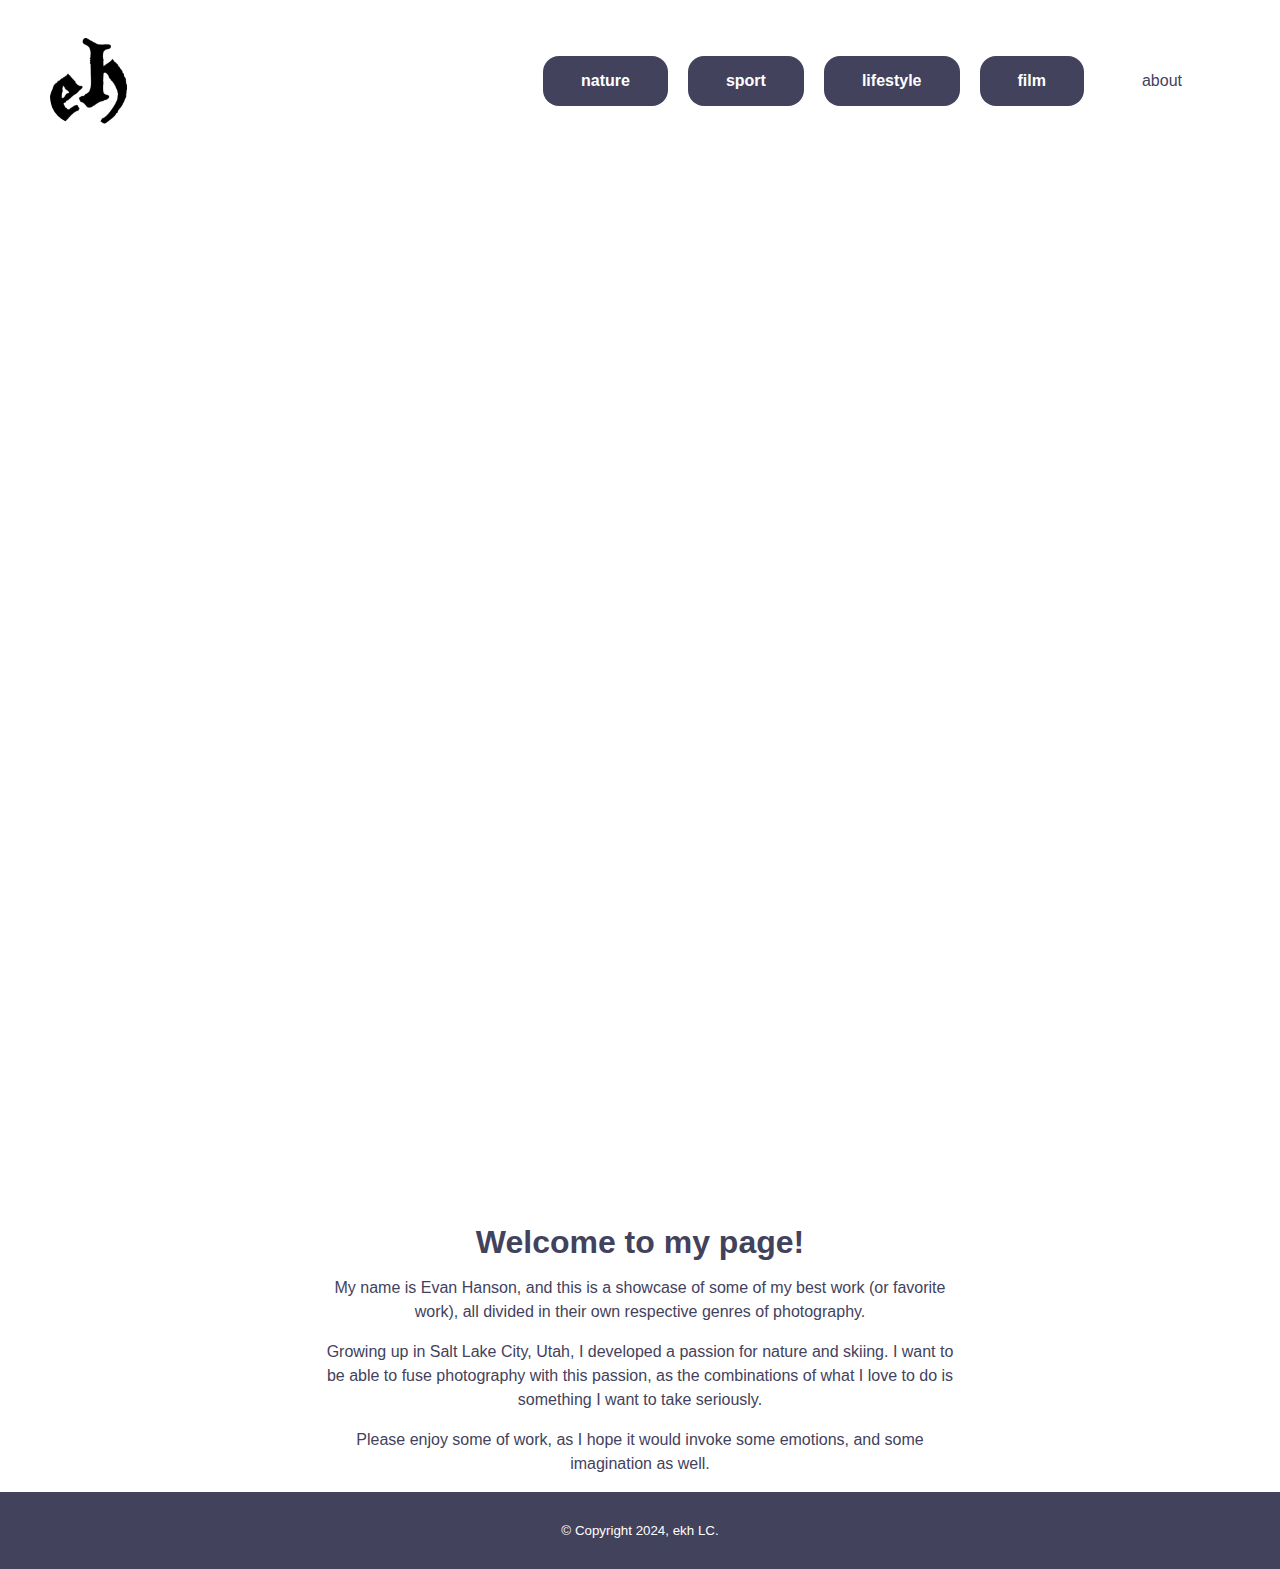
<file: index.html>
<html lang="en">
<head>
    <meta charset="UTF-8">
    <meta name="viewport" content="width=device-width, initial-scale=1.0">
    <title>Document</title>
    <link rel="stylesheet" type="text/css" href="style.css" />
</head>
<body>
    <div id="site_wrap">
        <div class="header">
            <img src="Images/eh logo.png" class="logo" alt="logo">
            <ul class="nav">
                <li><a href="nature.html">nature</a></li>
                <li><a href="sport.html">sport</a></li>
                <li><a href="lifestyle.html">lifestyle</a></li>
                <li><a href="film.html">film</a></li>
                <li><a class="active" href="about.html">about</a></li>
            </ul>
        </div>

        <div class="featured_photo">

        </div>
    
        <div class="content">
            <h1>Welcome to my page!</h1>
            <p>My name is Evan Hanson, and this is a showcase of some of my best work (or favorite work), all divided in their own respective genres of photography.</p>
            <p>Growing up in Salt Lake City, Utah, I developed a passion for nature and skiing. I want to be able to fuse photography with this passion, as the combinations of what I love to do is something I want to take seriously.</p>
            <p>Please enjoy some of work, as I hope it would invoke some emotions, and some imagination as well.</p>
        </div>
        <div class="footer">
            &copy; Copyright 2024, ekh LC.
        </div>
    </div>
    
</body>
</html>
</file>
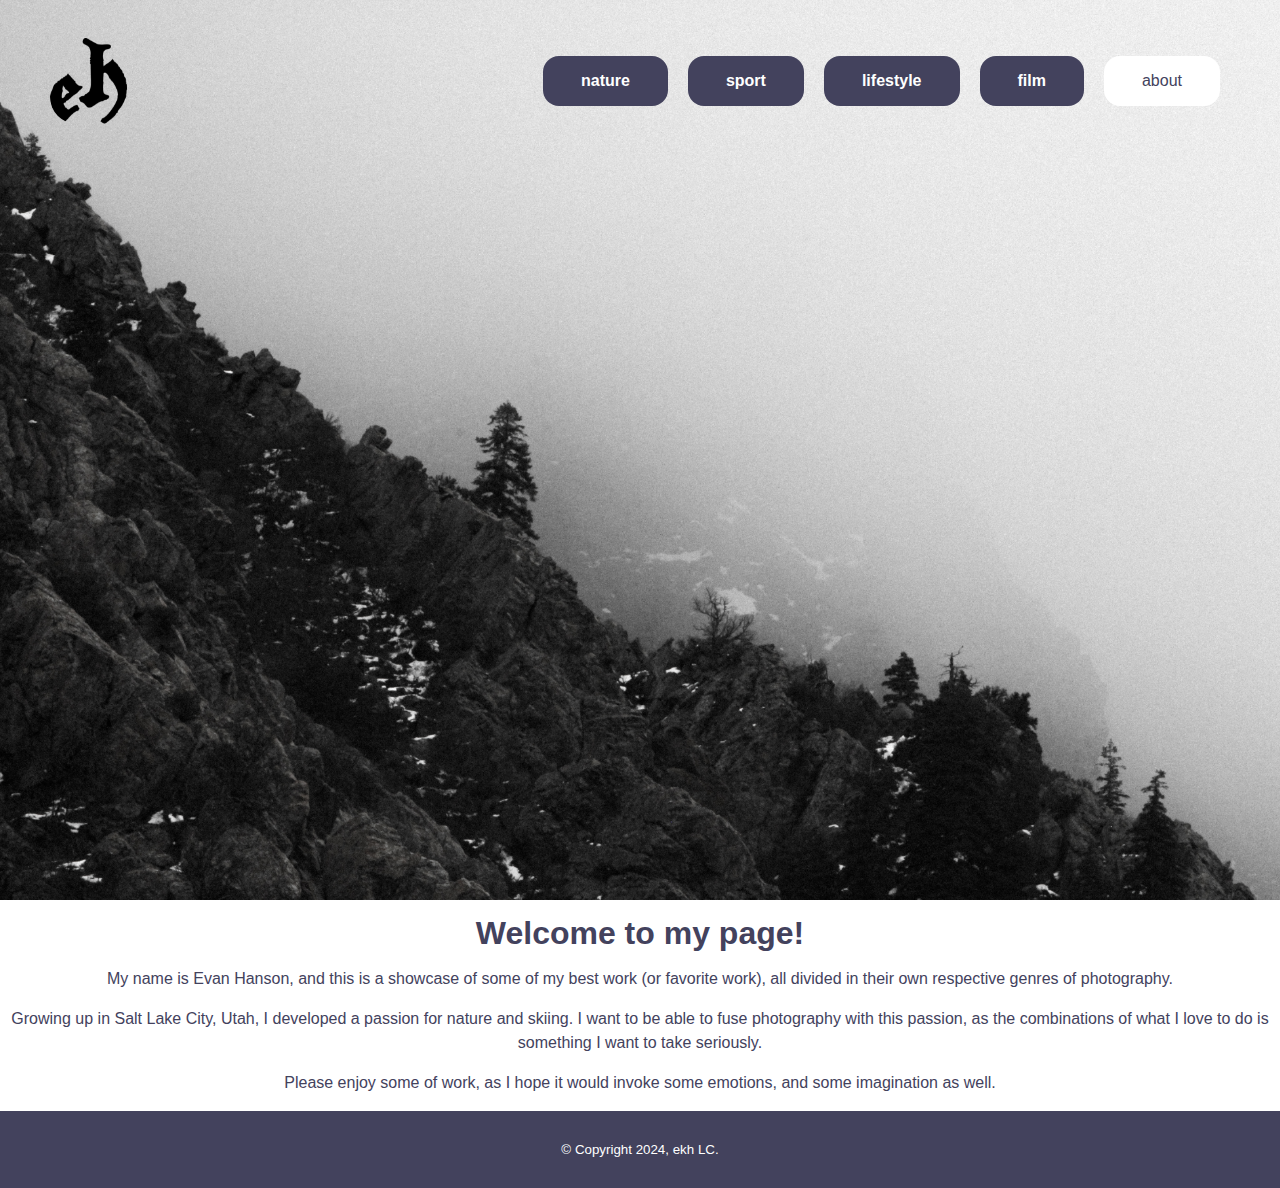
<file: about.html>
<html lang="en">
<head>
    <meta charset="UTF-8">
    <meta name="viewport" content="width=device-width, initial-scale=1.0">
    <title>Document</title>
    <link rel="stylesheet" type="text/css" href="style.css" />
</head>
<body>
    <div id="about_background">
    <div id="site_wrap">
        <div class="header">
            <img src="Images/eh logo.png" class="logo" alt="logo">
            <ul class="nav">
                <li><a href="nature.html">nature</a></li>
                <li><a href="sport.html">sport</a></li>
                <li><a href="lifestyle.html">lifestyle</a></li>
                <li><a href="film.html">film</a></li>
                <li><a class="active" href="about.html">about</a></li>
            </ul>
        </div>

        </div>
    
        <div class="content">
            <h1>Welcome to my page!</h1>
            <p>My name is Evan Hanson, and this is a showcase of some of my best work (or favorite work), all divided in their own respective genres of photography.</p>
            <p>Growing up in Salt Lake City, Utah, I developed a passion for nature and skiing. I want to be able to fuse photography with this passion, as the combinations of what I love to do is something I want to take seriously.</p>
            <p>Please enjoy some of work, as I hope it would invoke some emotions, and some imagination as well.</p>
        </div>
        <div class="footer">
            &copy; Copyright 2024, ekh LC.
        </div>
    </div>
    
</body>
</html>
</file>
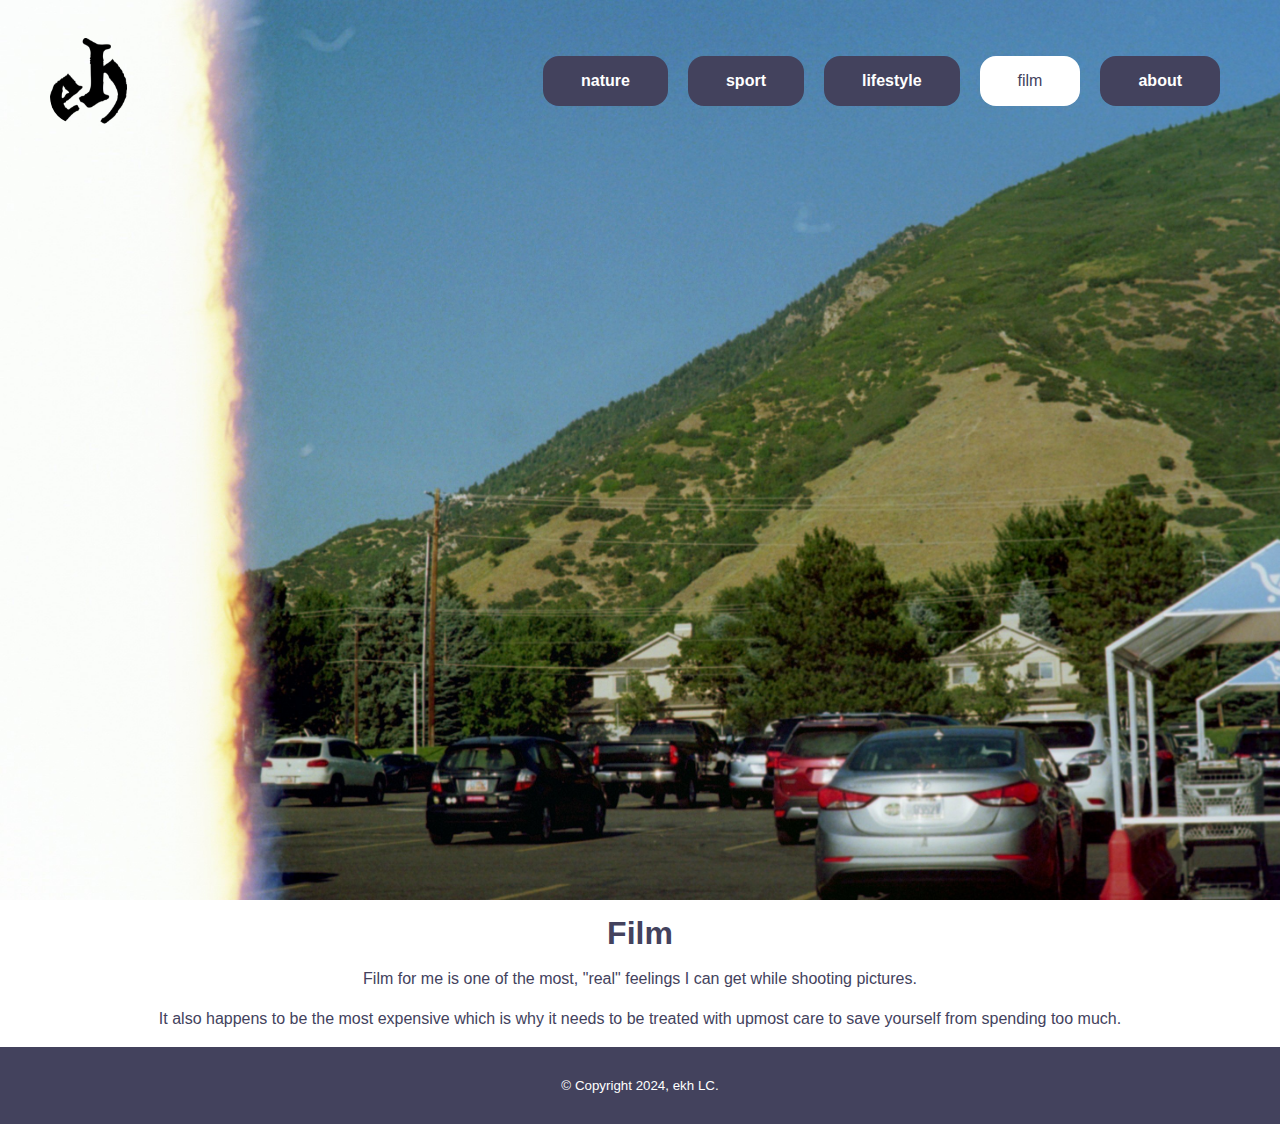
<file: film.html>
<html lang="en">
<head>
    <meta charset="UTF-8">
    <meta name="viewport" content="width=device-width, initial-scale=1.0">
    <title>Document</title>
    <link rel="stylesheet" type="text/css" href="style.css" />
</head>
<body>
    <div id="film_background">
    <div id="site_wrap">
        <div class="header">
            <img src="Images/eh logo.png" class="logo" alt="logo">
            
            <ul class="nav">
                <li><a href="nature.html">nature</a></li>
                <li><a href="sport.html">sport</a></li>
                <li><a href="lifestyle.html">lifestyle</a></li>
                <li><a class="active" href="film.html">film</a></li>
                <li><a href="about.html">about</a></li>
            </ul>
        </div>
        
    </div>
    
        <div class="content">
            <h1>Film</h1>
            <p>Film for me is one of the most, "real" feelings I can get while shooting pictures.</p>
            <p>It also happens to be the most expensive which is why it needs to be treated with upmost care to save yourself from spending too much.</p>
        </div>
        <div class="footer">
            &copy; Copyright 2024, ekh LC.
        </div>

    </div>
    
</body>
</html>
</file>
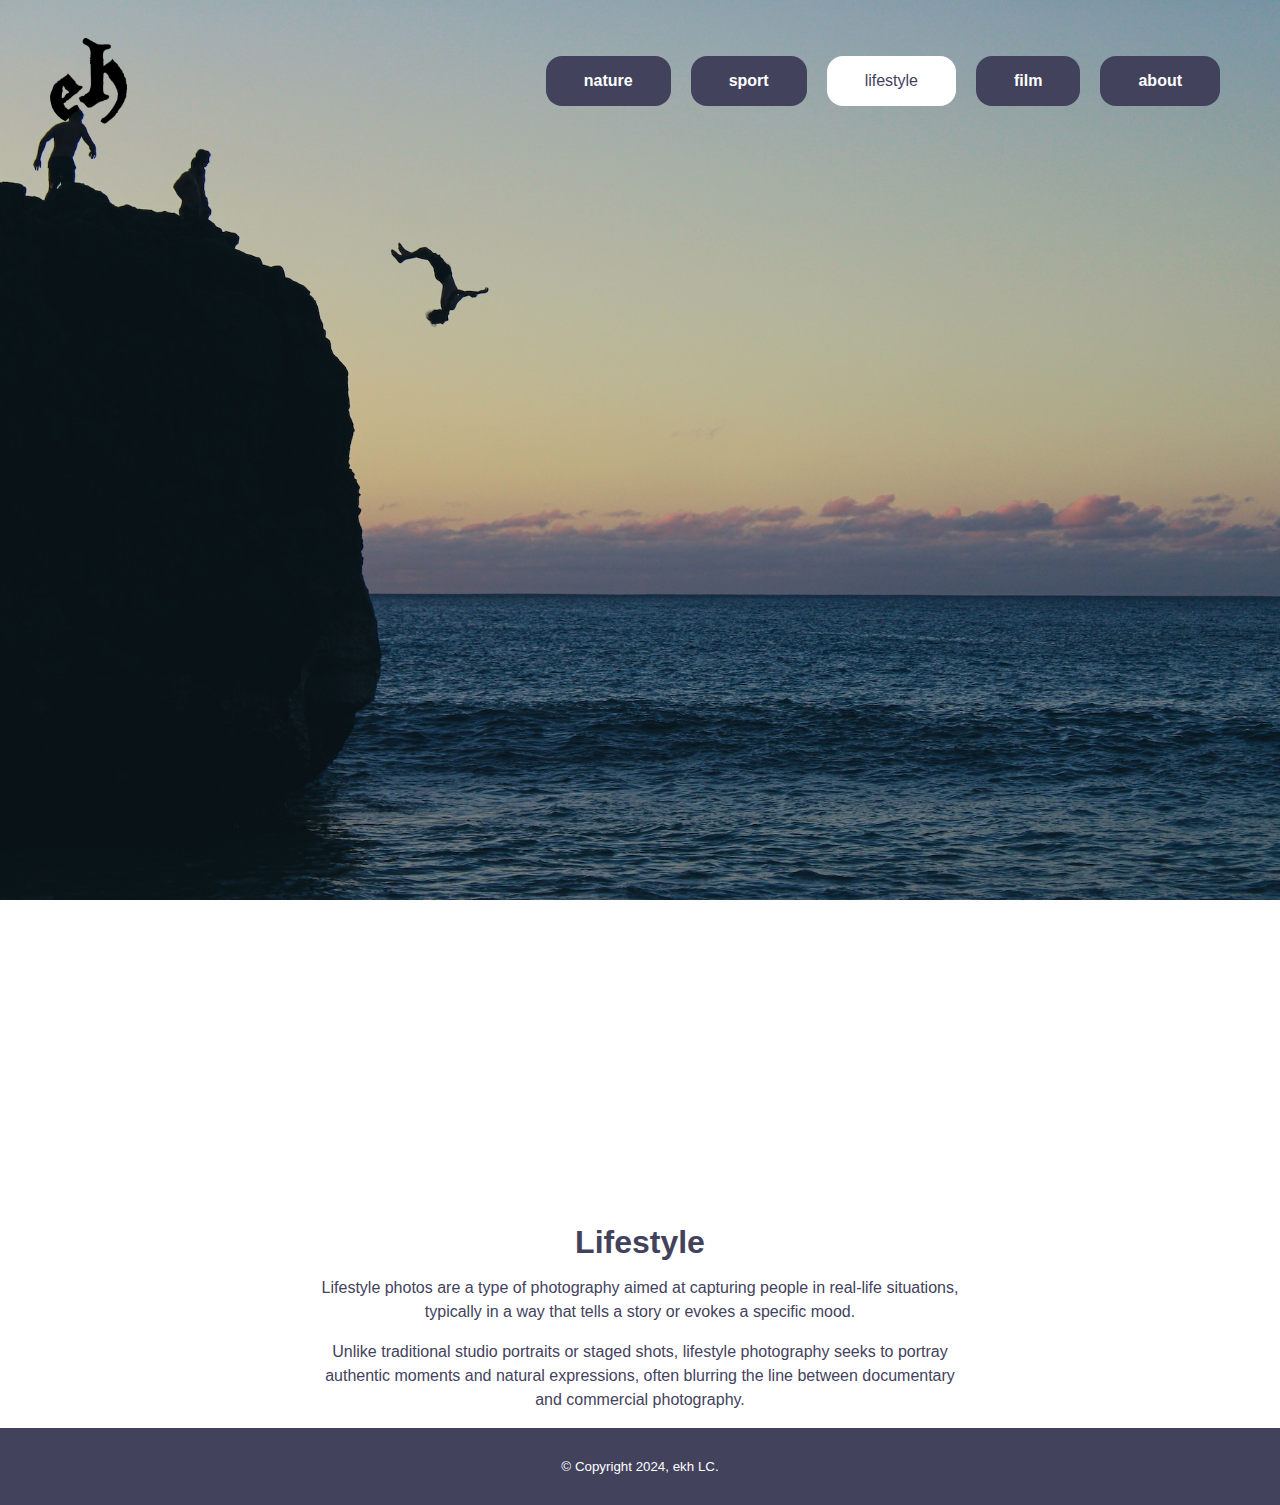
<file: lifestyle.html>
<html lang="en">
<head>
    <meta charset="UTF-8">
    <meta name="viewport" content="width=device-width, initial-scale=1.0">
    <title>Document</title>
    <link rel="stylesheet" type="text/css" href="style.css" />
</head>
<body>
    <div id="lifestyle_background">
    <div id="site_wrap">
        <div class="header">
            <img src="Images/eh logo.png" class="logo" alt="logo">
            <ul class="nav">
                <li><a href="nature.html">nature</a></li>
                <li><a href="sport.html">sport</a></li>
                <li><a class="active" href="lifestyle.html">lifestyle</a></li>
                <li><a href="film.html">film</a></li>
                <li><a href="about.html">about</a></li>
            </ul>
        </div>

        <div class="featured_photo">

        </div>
    
        <div class="content">
            <h1>Lifestyle</h1>
            <p>Lifestyle photos are a type of photography aimed at capturing people in real-life situations, typically in a way that tells a story or evokes a specific mood.</p>
            <p>Unlike traditional studio portraits or staged shots, lifestyle photography seeks to portray authentic moments and natural expressions, often blurring the line between documentary and commercial photography.</p>
        </div>
        <div class="footer">
            &copy; Copyright 2024, ekh LC.
        </div>
    </div>
    
</body>
</html>
</file>
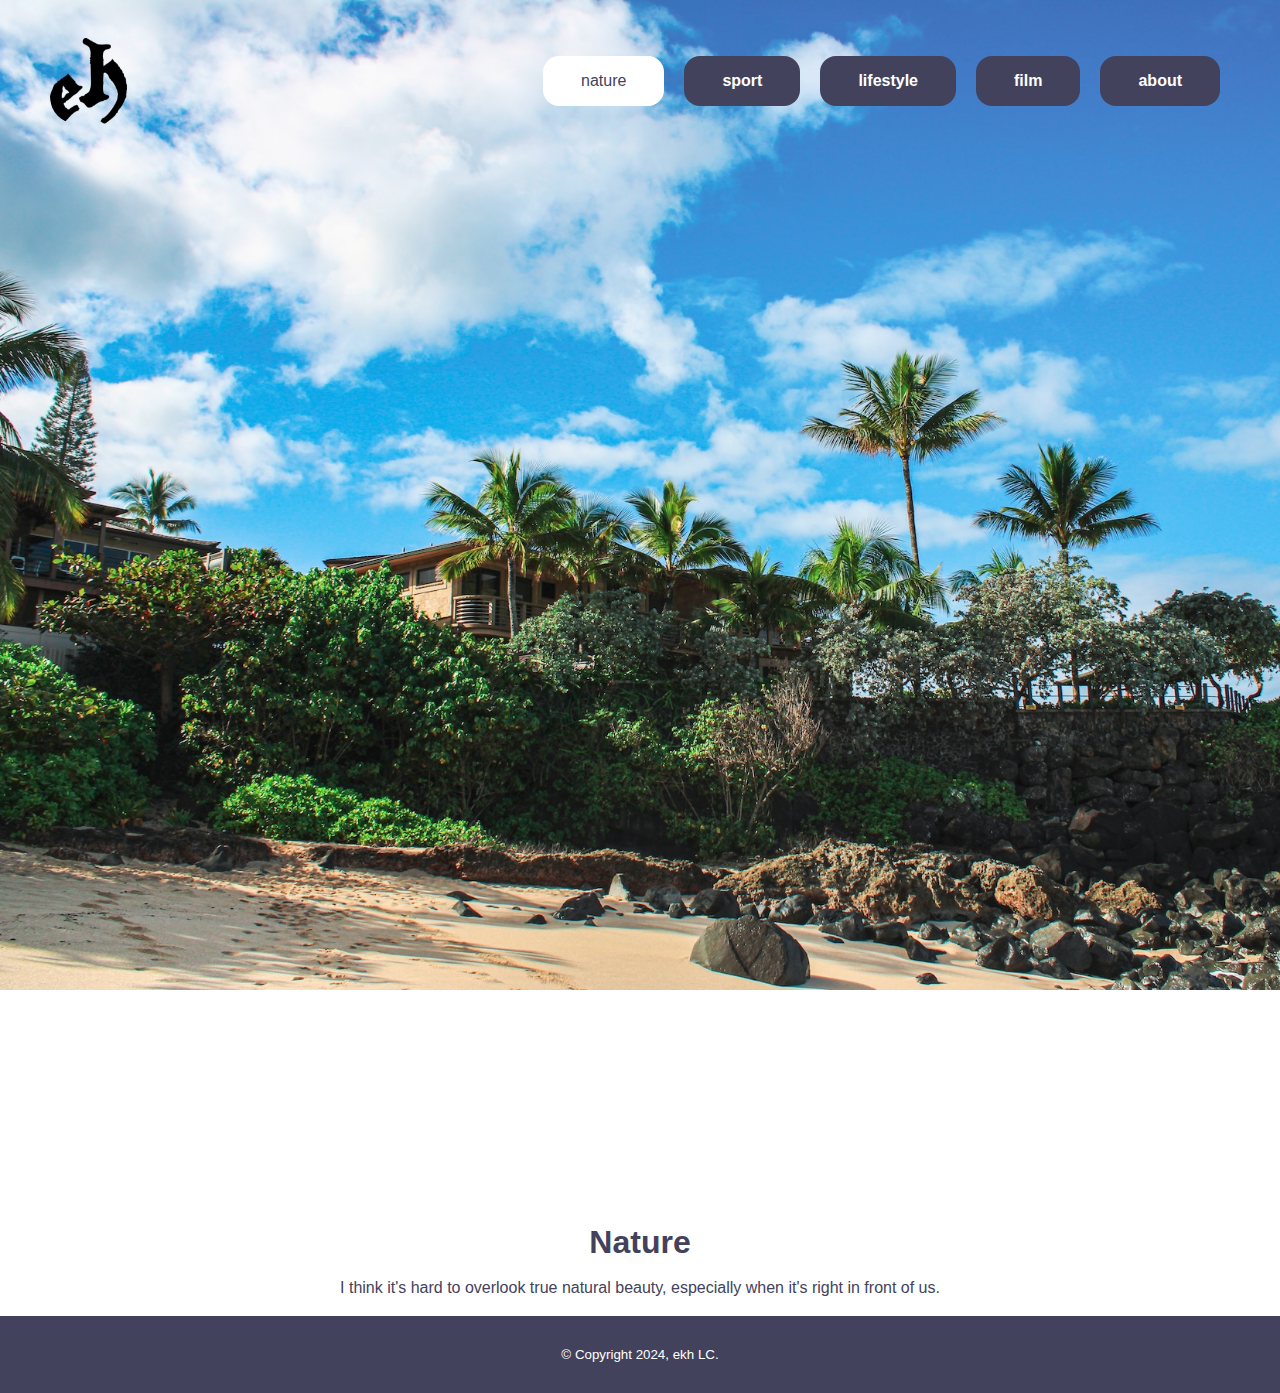
<file: nature.html>
<html lang="en">
<head>
    <meta charset="UTF-8">
    <meta name="viewport" content="width=device-width, initial-scale=1.0">
    <title>Document</title>
    <link rel="stylesheet" type="text/css" href="style.css" />
</head>
<body>
    <div id="nature_background">
    <div id="site_wrap">
        <div class="header">
            <img src="Images/eh logo.png" class="logo" alt="logo">
            <ul class="nav">
                <li><a class="active" href="nature.html">nature</a></li>
                <li><a href="sport.html">sport</a></li>
                <li><a href="lifestyle.html">lifestyle</a></li>
                <li><a href="film.html">film</a></li>
                <li><a href="about.html">about</a></li>
            </ul>
        </div>

        <div class="featured_photo">

        </div>
    
        <div class="content">
            <h1>Nature</h1>
            <p>I think it's hard to overlook true natural beauty, especially when it's right in front of us.</p>
        </div>
        <div class="footer">
            &copy; Copyright 2024, ekh LC.
        </div>
    </div>
    
</body>
</html>
</file>
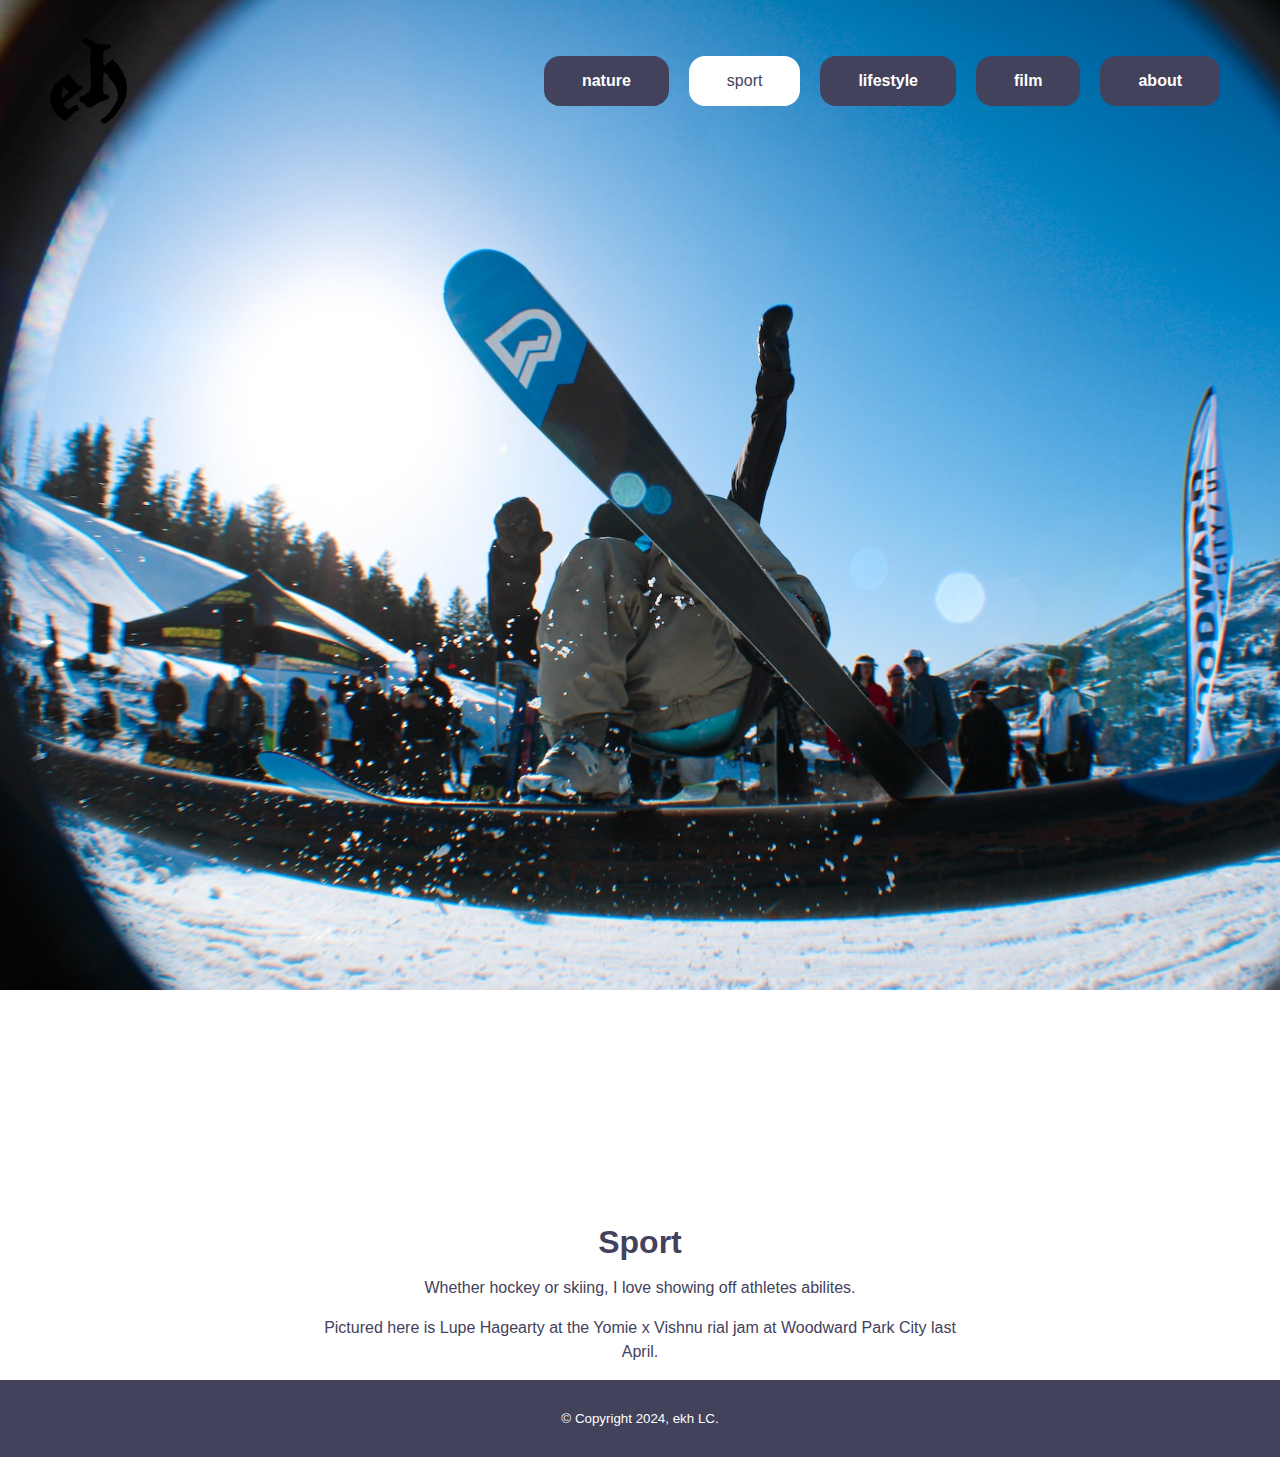
<file: sport.html>
<html lang="en">
<head>
    <meta charset="UTF-8">
    <meta name="viewport" content="width=device-width, initial-scale=1.0">
    <title>Document</title>
    <link rel="stylesheet" type="text/css" href="style.css" />
</head>
<body>
    <div id="sport_background">
    <div id="site_wrap">
        <div class="header">
            <img src="Images/eh logo.png" class="logo" alt="logo">
            <ul class="nav">
                <li><a href="nature.html">nature</a></li>
                <li><a  class="active" href="sport.html">sport</a></li>
                <li><a href="lifestyle.html">lifestyle</a></li>
                <li><a href="film.html">film</a></li>
                <li><a href="about.html">about</a></li>
            </ul>
        </div>

        <div class="featured_photo">

        </div>
    
        <div class="content">
            <h1>Sport</h1>
            <p>Whether hockey or skiing, I love showing off athletes abilites.</p>
            <p>Pictured here is Lupe Hagearty at the Yomie x Vishnu rial jam at Woodward Park City last April.</p>
        </div>
        <div class="footer">
            &copy; Copyright 2024, ekh LC.
        </div>
    </div>
    
</body>
</html>
</file>
<file: style.css>
body{
    margin:0;
    padding:0;
    font-family: Arial, Helvetica, sans-serif;
    line-height: 1.5em;
}

#site_wrap{ 
    background-size:cover;
    height:100vh;
    display: grid;
    grid-template-columns: 
        1fr
        1fr
        1fr
        1fr
    ;
    grid-gap:0px;
    grid-template-rows:
        161px  
        1048px
        min-content
        1fr
    ;
    grid-template-areas:
        "header header header header"
        "photo photo photo photo"
        ". content content ."
        "footer footer footer footer"
}

.header{
    grid-area:header;
    padding: 50px;
    display:flex;
    align-items:center;
    justify-content: space-between;
}

.header .nav{
    list-style: none;
    padding:0;
    display: flex;
}
.header .nav a{
    text-decoration: none;
    background-color:#43425D;
    border-radius: 1em;
    color: white;
    padding: 13px 38px;
    margin:0 10px;
    font-weight: bold;
    display:inline-block;
}
.header .nav a:hover, .header .nav .active{
    background-color:white;
    color:#43425D;
    font-weight: lighter;
}

.featured_photo{
    grid-area:photo;
    background-size:cover;
}
.content{
    grid-area:content;
}
.content h1{
    text-align:center;
    color:#43425D;

}
.content p{
    font-size: medium;
    text-align:center;
    color:#43425D;
}
.footer{
    background-color:#43425D;
    color:white;
    text-align:center;
    padding:2em;
    font-size:smaller;
    grid-area:footer;
}

#film_background{
    background-image:url(Images/16.jpg);
    background-size:cover;
    height:100vh;
}

#about_background{
    background-image:url(Images/slate-8.png);
    background-size:cover;
    height:100vh;
}

#lifestyle_background{
    background-image:url(Images/lifestyle.jpg);
    background-size:cover;
    height:100vh;
}

#sport_background{
    background-image:url(Images/sport.jpg);
    background-size:cover;
    height:110vh;
}

#nature_background{
    background-image:url(Images/nature.jpg);
    background-size:cover;
    height:110vh;
}
@media screen and (max-width:480px){
    #site_wrap{
        background-color: red;
        height:100vh;
        display: grid;
        grid-template-columns: 
            1fr
            1fr
            1fr
            1fr
        ;
        grid-gap:0px;
        grid-template-rows:
            min-content
            1048px
            min-content
            1fr
        ;
        grid-template-areas:
            "header header header header"
            "photo photo photo photo"
            "content content content content"
            "footer footer footer footer"
    }
    .header .nav{
        list-style: none;
        padding:0;
        display: flex;
        flex-direction:column;
    }
    .header .nav a{
        margin:0.5em;
    }
}

/* Film Styles */
</file>
